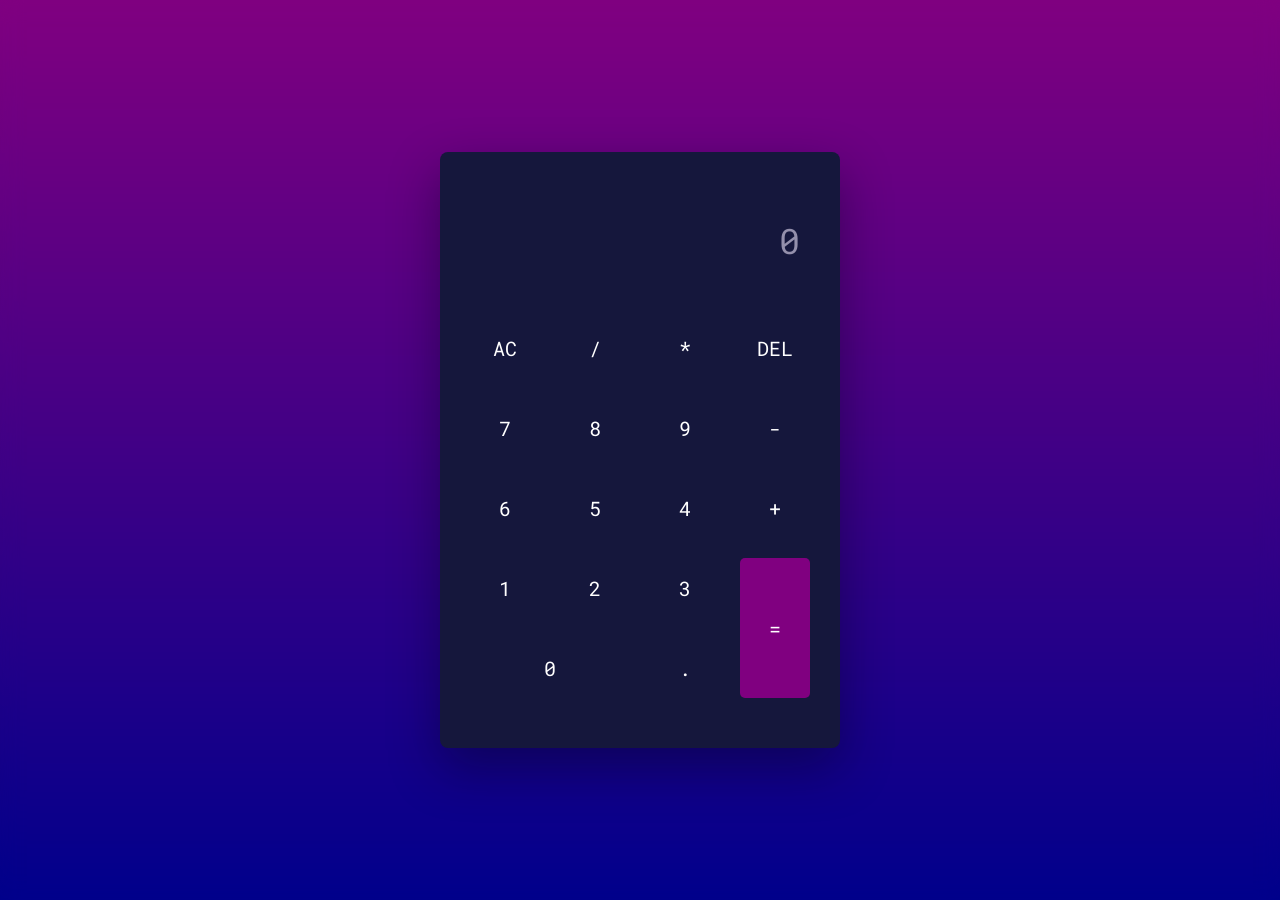
<file: Projects/Calc/Calc.html>
<!DOCTYPE html>
<html lang="en">
  <head>
    <meta name="viewport" content="width=device-width, initial-scale=1.0" />
    <title>Calculator</title>
    <!-- Google Font -->
    <link
      href="https://fonts.googleapis.com/css2?family=Roboto+Mono:wght@500&display=swap"
      rel="stylesheet"
    />
    <!-- Stylesheet -->
    <link rel="stylesheet" href="calc.css" />
  </head>
  <body>
    <div class="calculator">
      <div class="display">
        <input type="text" placeholder="0" id="input" disabled />
      </div>
      <div class="buttons">
        <!-- Full Erase -->
        <input type="button" value="AC" id="clear" />
        
        <input type="button" value="/" class="input-button" />
        <input type="button" value="*" class="input-button" />
        <!-- Erase Single Value -->
        <input type="button" value="DEL" id="erase" />

        <input type="button" value="7" class="input-button" />
        <input type="button" value="8" class="input-button" />
        <input type="button" value="9" class="input-button" />
        <input type="button" value="-" class="input-button" />

        <input type="button" value="6" class="input-button" />
        <input type="button" value="5" class="input-button" />
        <input type="button" value="4" class="input-button" />
        <input type="button" value="+" class="input-button" />

        <input type="button" value="1" class="input-button" />
        <input type="button" value="2" class="input-button" />
        <input type="button" value="3" class="input-button" />

        <input type="button" value="=" id="equal" />
        <input type="button" value="0" class="input-button" />
        <input type="button" value="." class="input-button" />
      </div>
    </div>
    <!-- Script -->
    <script src="calc.js"></script>
  </body>
</html>
</file>
<file: Projects/Calc/calc.css>
* {
    padding: 0;
    margin: 0;
    box-sizing: border-box;
    font-family: "Roboto Mono", monospace;
  }
  body {
    height: 100vh;
    background: linear-gradient(purple,darkblue);
    backdrop-filter: blur(10px);
  }
  .calculator {
    width: 400px;
    background-color: #15173c;
    padding: 50px 30px;
    position: absolute;
    transform: translate(-50%, -50%);
    top: 50%;
    left: 50%;
    border-radius: 8px;
    box-shadow: 0 20px 50px rgba(0, 5, 24, 0.4);
  }
  .display {
    width: 100%;
  }
  .display input {
    width: 100%;
    padding: 15px 10px;
    text-align: right;
    border: none;
    background-color: transparent;
    color: #ffffff;
    font-size: 35px;
  }
  .display input::placeholder {
    color: #9490ac;
  }
  .buttons {
    display: grid;
    grid-template-columns: repeat(4, 1fr);
    grid-gap: 20px;
    margin-top: 40px;
  }
  .buttons input[type="button"] {
    font-size: 20px;
    padding: 17px;
    border: none;
    background-color: transparent;
    color: #ffffff;
    cursor: pointer;
    border-radius: 5px;
  }
  .buttons input[type="button"]:hover {
    box-shadow: 0 8px 25px #561296;
  }
  input[type="button"]#equal {
    grid-row: span 2;
    background-color: purple;
  }
  input[type="button"][value="0"] {
    grid-column: span 2;
  }
</file>
